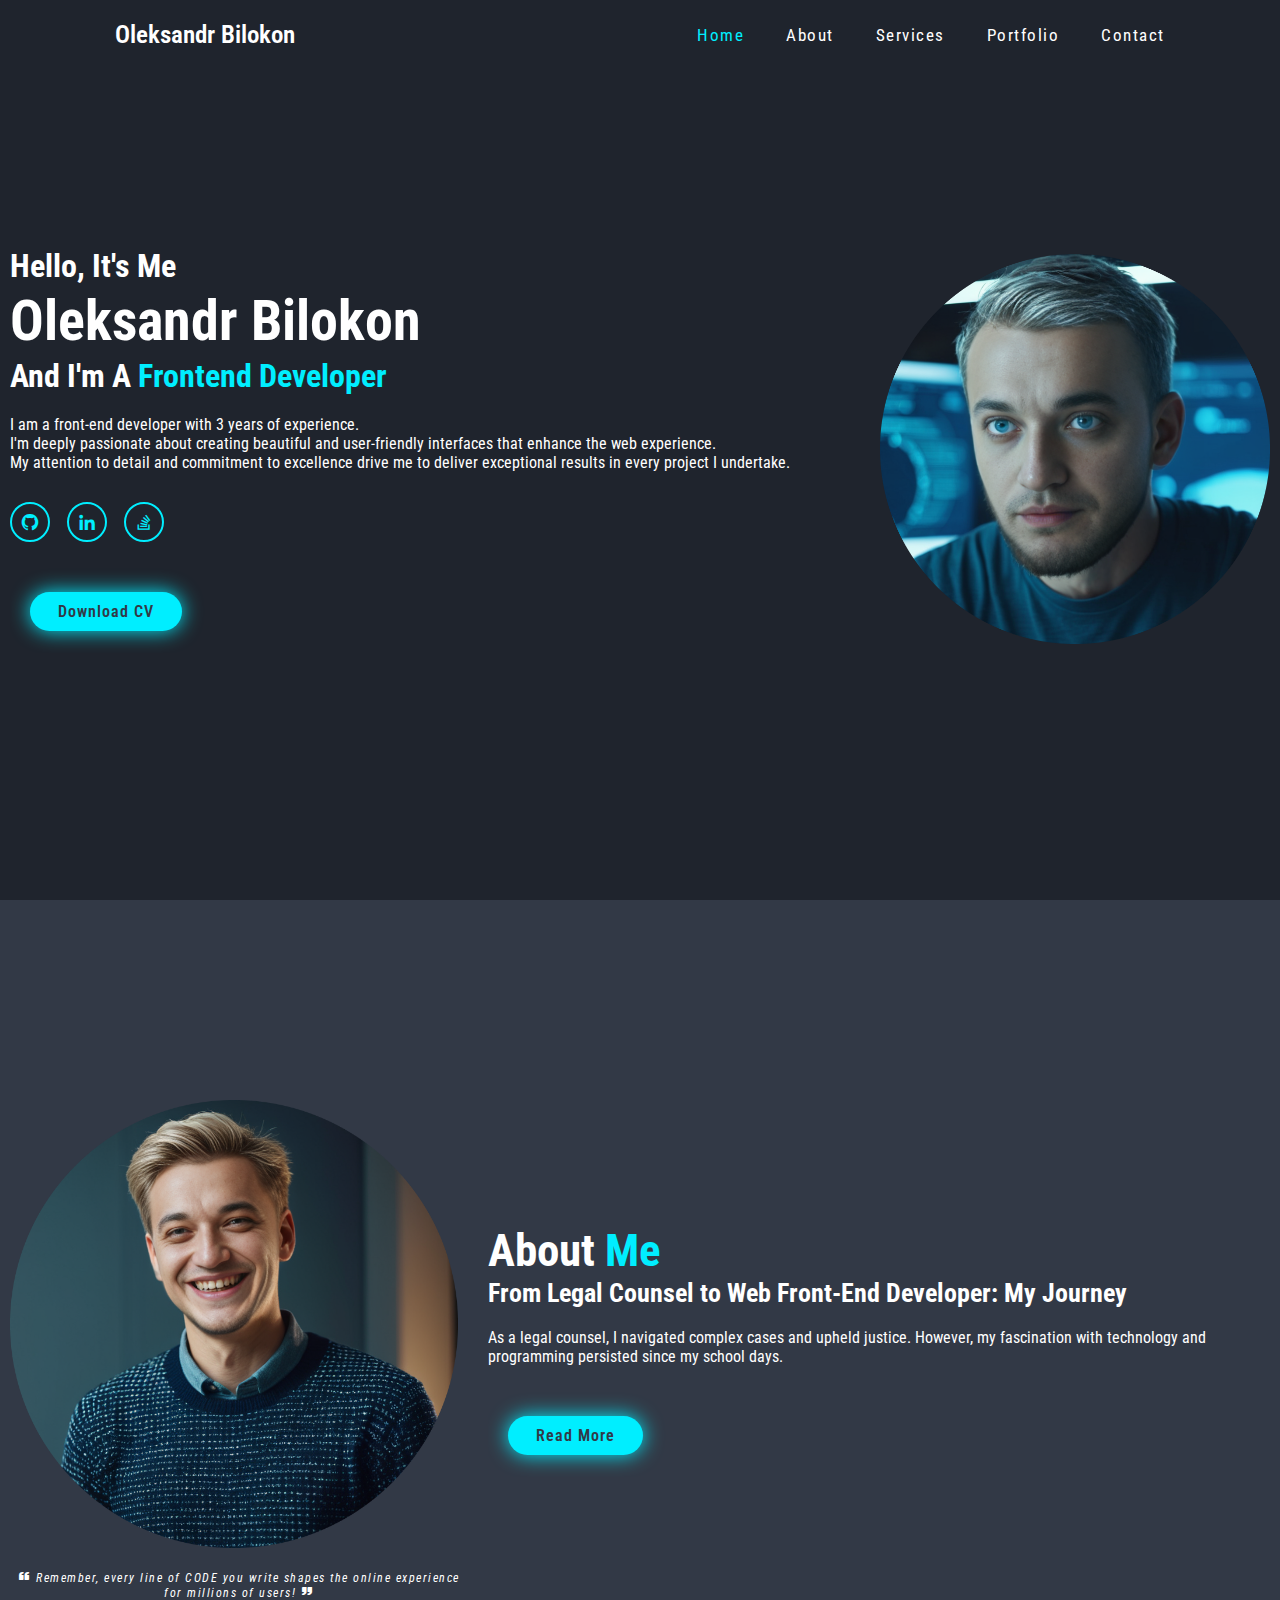
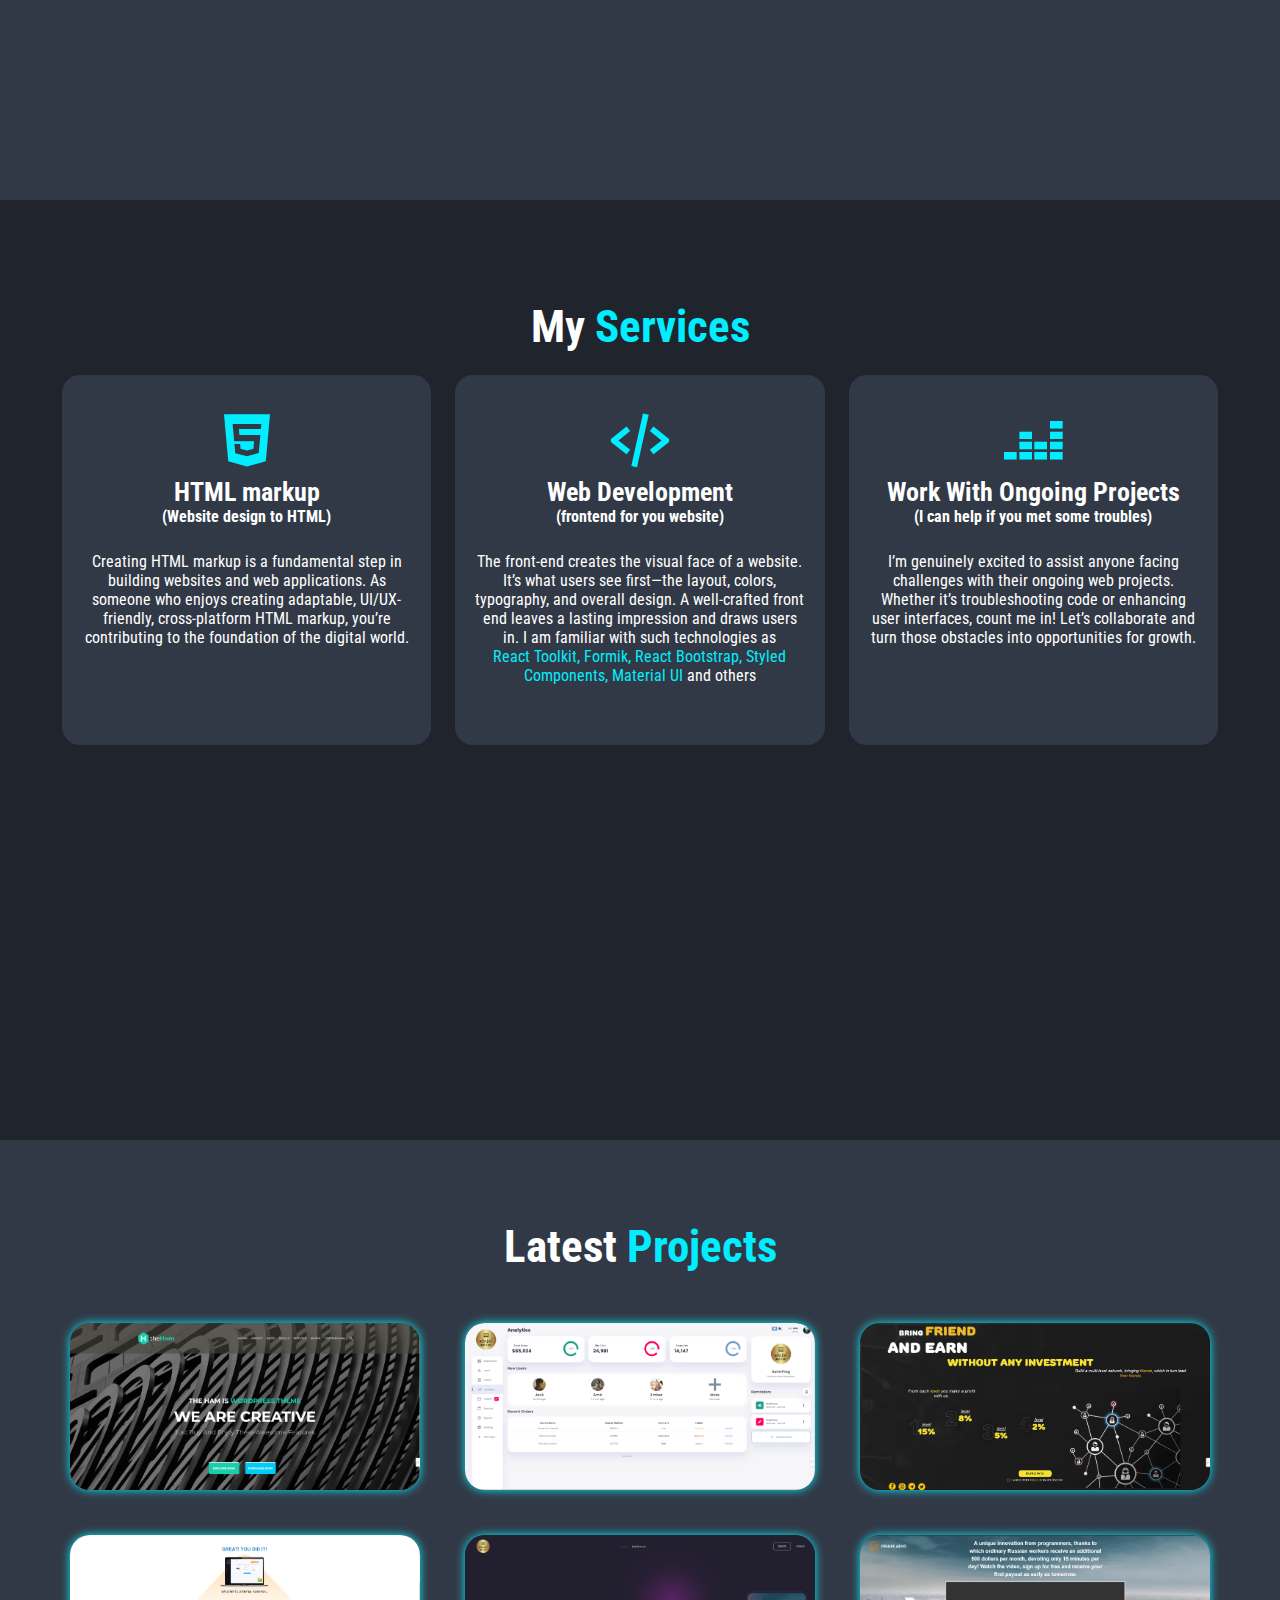
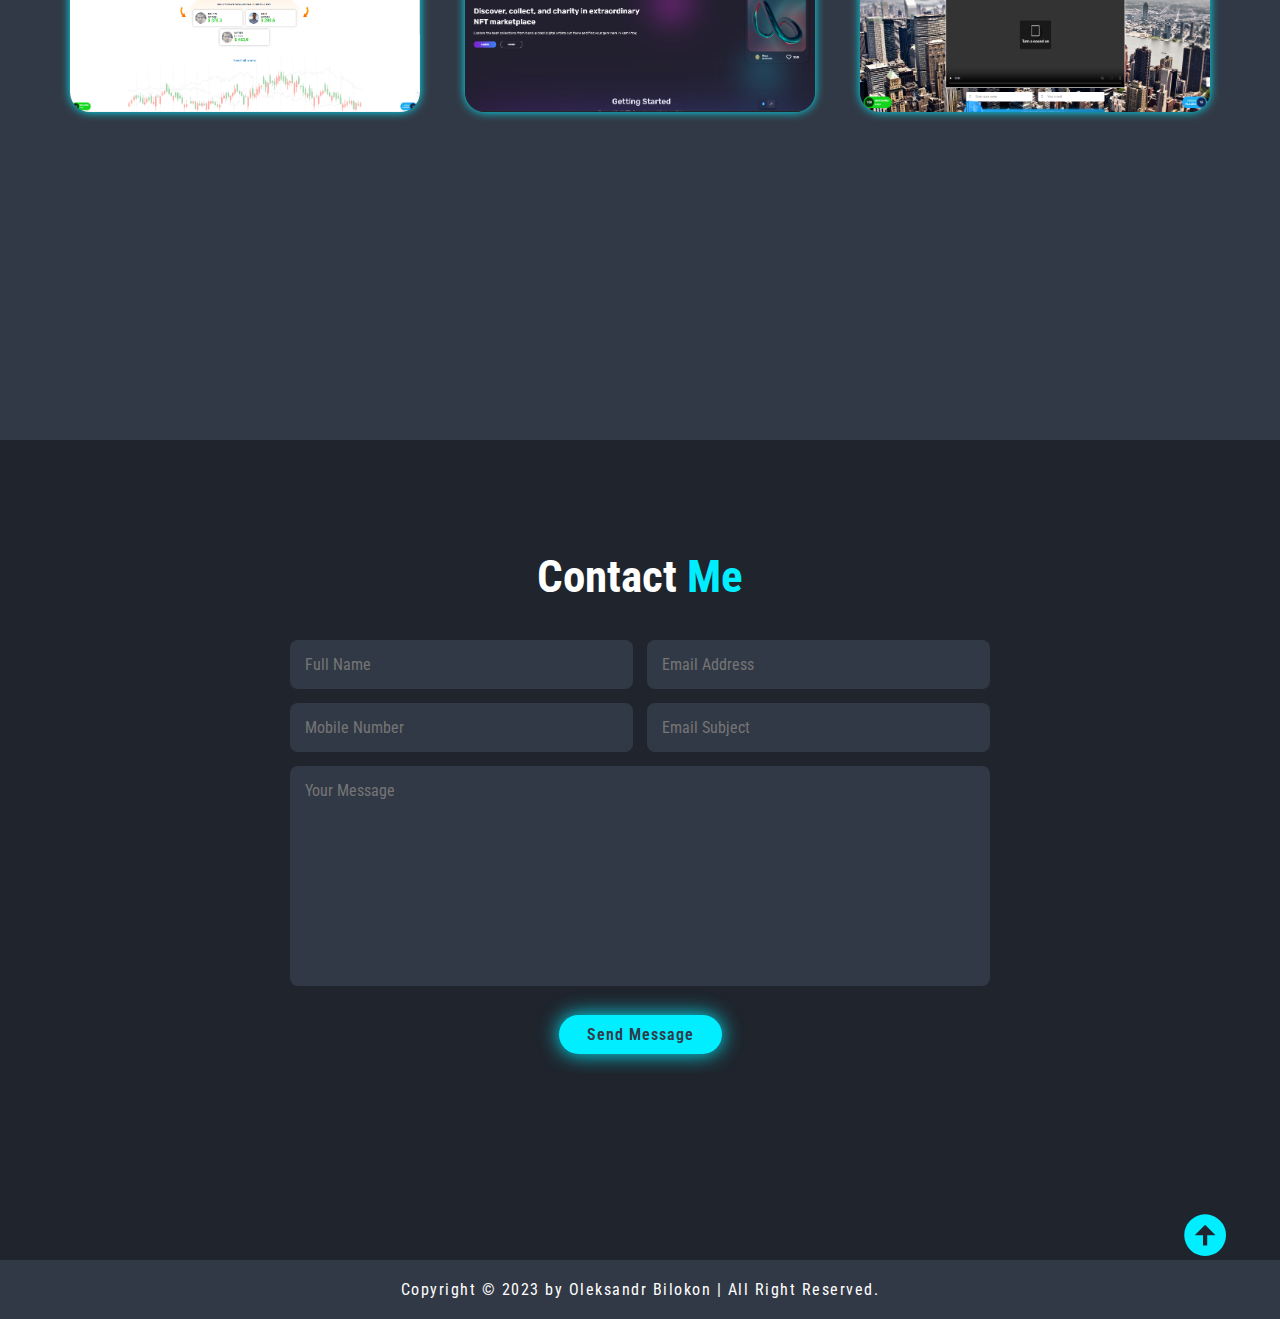
<file: index.html>
<!DOCTYPE html>
<html lang="en">

<head>
    <meta charset="UTF-8">
    <meta name="viewport" content="width=device-width, initial-scale=1.0">
    <link rel="preconnect" href="https://fonts.googleapis.com">
    <link rel="preconnect" href="https://fonts.gstatic.com" crossorigin>
    <link
        href="https://fonts.googleapis.com/css2?family=Poppins:ital,wght@0,100;0,200;0,300;0,400;0,500;0,600;0,700;0,800;0,900;1,100;1,200;1,300;1,400;1,500;1,600;1,700;1,800;1,900&family=Roboto+Condensed:ital,wght@0,100..900;1,100..900&display=swap"
        rel="stylesheet">
    <link href='https://unpkg.com/boxicons@2.1.4/css/boxicons.min.css' rel='stylesheet'>
    <link rel="stylesheet" type="text/css" href="style.css">
    <title>Oleksandr Bilokon</title>

</head>

<body>
    <header class="header">
        <a href="#" class="logo">Oleksandr Bilokon</a>
        <i class='bx bx-menu' id="menu-icon"></i>
        <nav class="navbar">
            <a href="#home" class="nav-link active">home</a>
            <a href="#about" class="nav-link">about</a>
            <a href="#services" class="nav-link">services</a>
            <a href="#portfolio" class="nav-link">portfolio</a>
            <a href="#contact" class="nav-link">contact</a>
        </nav>
    </header>

    <section class="home" id="home">
        <div class="home-content">
            <h3>hello, it's me</h3>
            <h1>oleksandr bilokon</h1>
            <h3>And I'm a <span>Frontend Developer</span></h3>
            <p>I am a front-end developer with 3 years of experience. <br> I'm deeply passionate about creating
                beautiful
                and user-friendly interfaces that enhance the web experience. <br> My attention to detail and commitment
                to
                excellence drive me to deliver exceptional results in every project I undertake.</p>
            <div class="social-media">
                <a href="https://github.com/alex-belokon"><i class='bx bxl-github'></i></a>
                <a href="https://www.linkedin.com/in/olebel/"><i class='bx bxl-linkedin'></i></a>
                <a href="https://stackoverflow.com/users/10724447/alex-bel"><i class='bx bxl-stack-overflow'></i></a>
            </div>
            <a href="Lebenslauf von Oleksandr Bilokon.pdf" download="" class="btn">Download CV</a>
        </div>
        <div class="home-img">
            <img src="./img/4.png" alt="my photo">
        </div>
    </section>

    <section class="about" id="about">
        <div class="about-img">
            <img src="./img/3.png" alt="my-photo">
            <p>
                <i class='bx bxs-quote-left'></i> Remember, every line of CODE you write shapes the online experience
                for millions of users! <i class='bx bxs-quote-right'></i>
            </p>
        </div>

        <div class="about-content">
            <h2 class="heading">About
                <span>Me</span>
            </h2>
            <h3>From Legal Counsel to Web Front-End Developer: My Journey</h3>
            <p>As a legal counsel, I navigated complex cases and upheld justice. However, my fascination with technology
                and programming persisted since my school days.</p>
            <a href="#" class="btn">Read More</a>
        </div>
    </section>

    <section class="services" id="services">
        <h2 class="heading">My <span>Services</span></h2>
        <div class="services-container">
            <div class="services-box">
                <i class='bx bxl-html5'></i>
                <h3>HTML markup</h3>
                <h4>(Website design to HTML)</h4>
                <p>Creating HTML markup is a fundamental step in building websites and web applications. As someone who
                    enjoys creating adaptable, UI/UX-friendly, cross-platform HTML markup, you’re contributing to the
                    foundation of the digital world. </p>
            </div>
            <div class="services-box">
                <i class='bx bx-code-alt'></i>
                <h3>Web Development</h3>
                <h4>(frontend for you website)</h4>
                <p>The front-end creates the visual face of a website. It’s what users see first—the layout, colors,
                    typography, and overall design. A well-crafted front end leaves a lasting impression and draws users
                    in. I am familiar with such technologies as <br> <span>React Toolkit, Formik, React Bootstrap, Styled Components, Material UI </span>and others</p>
            </div>
            <div class="services-box">
                <i class='bx bxl-deezer'></i>
                <h3>Work With Ongoing Projects</h3>
                <h4>(I can help if you met some troubles)</h4>
                <p>I’m genuinely excited to assist anyone facing challenges with their ongoing web projects. Whether
                    it’s troubleshooting code or enhancing user interfaces, count me in! Let’s
                    collaborate and turn those obstacles into opportunities for growth. </p>
            </div>
        </div>
    </section>

    <section class="portfolio" id="portfolio">
        <h2 class="heading">Latest <span>Projects</span></h2>

        <div class="portfolio-container">
            <div class="portfolio-box">
                <img src="./img/project2.png" alt="">
                <div class="portfolio-layer">
                    <h4>Simple Website</h4>
                    <p>Click icon to visit website
                    </p>
                    <a href="https://alex-belokon.github.io/HAM_StepProject/" target="_blank"><i
                            class='bx bx-link-external'></i></a>
                </div>
            </div>
            <div class="portfolio-box">
                <img src="./img/dashboard.png" alt="">
                <div class="portfolio-layer">
                    <h4>Admin Dashboard</h4>
                    <p>Click icon to visit website
                    </p>
                    <a href="https://alex-belokon.github.io/responsive_admin_dashboard/" target="_blank"><i
                            class='bx bx-link-external'></i></a>
                </div>
            </div>
            <div class="portfolio-box">
                <img src="./img/project3.png" alt="">
                <div class="portfolio-layer">
                    <h4>Gambling Commercial</h4>
                    <p>Click icon to visit website
                    </p>
                    <a href="https://alex-belokon.github.io/gaming-betting-advertising/" target="_blank"><i
                            class='bx bx-link-external'></i></a>
                </div>
            </div>
            <div class="portfolio-box">
                <img src="./img/project4.png" alt="">
                <div class="portfolio-layer">
                    <h4>Gambling Website</h4>
                    <p>Click icon to visit website
                    </p>
                    <a href="https://alex-belokon.github.io/last_chance_registration/#" target="_blank"><i
                            class='bx bx-link-external'></i></a>
                </div>
            </div>
            <div class="portfolio-box">
                <img src="./img/Screenshot_11.png   " alt="">
                <div class="portfolio-layer">
                    <h4>Crypto Currency Website</h4>
                    <p>Click icon to visit website
                    </p>
                    <a href="https://alex-belokon.github.io/Responsive_NFT_Landing-Page/" target="_blank"><i
                            class='bx bx-link-external'></i></a>
                </div>
            </div>
            <div class="portfolio-box">
                <img src="./img/project1.png" alt="">
                <div class="portfolio-layer">
                    <h4>Commercial Website</h4>
                    <p>Click icon to visit website
                    </p>
                    <a href="https://alex-belokon.github.io/LastChance/#" target="_blank"><i
                            class='bx bx-link-external'></i></a>
                </div>
            </div>
        </div>
    </section>

    <section class="contact" id="contact">
        <h2 class="heading">Contact <span>Me</span> </h2>
        <form action="https://formsubmit.co/07e035561ebcc86eba96ef878ce0b7af" method="POST">
            <div class="input-box">
                <input type="text" name="name" placeholder="Full Name">
                <input type="email" name="email" placeholder="Email Address">
            </div>
            <div class="input-box">
                <input type="number" name="phone" placeholder="Mobile Number">
                <input type="text" name="subject" placeholder="Email Subject">
            </div>
            <textarea name="message" id="" cols="30" rows="10" placeholder="Your Message"></textarea>
            <input type="submit" value="Send Message" class="btn ">
            <input type="hidden" name="_captcha" value="false">
            <input type="hidden" name="_next" value="https://alex-belokon.github.io/Portfolio/pages/thanks_page.html">
        </form>


    </section>
    <div class="iconTop">
        <a href="#home"><i class='bx bxs-up-arrow-circle'></i></a>
    </div>
    <footer class="footer">
        <div class="footer-text">
            <p>Copyright &copy; 2023 by Oleksandr Bilokon | All Right Reserved. </p>
        </div>
    </footer>
</body>

<script src="./script.js"></script>


</html>
</file>
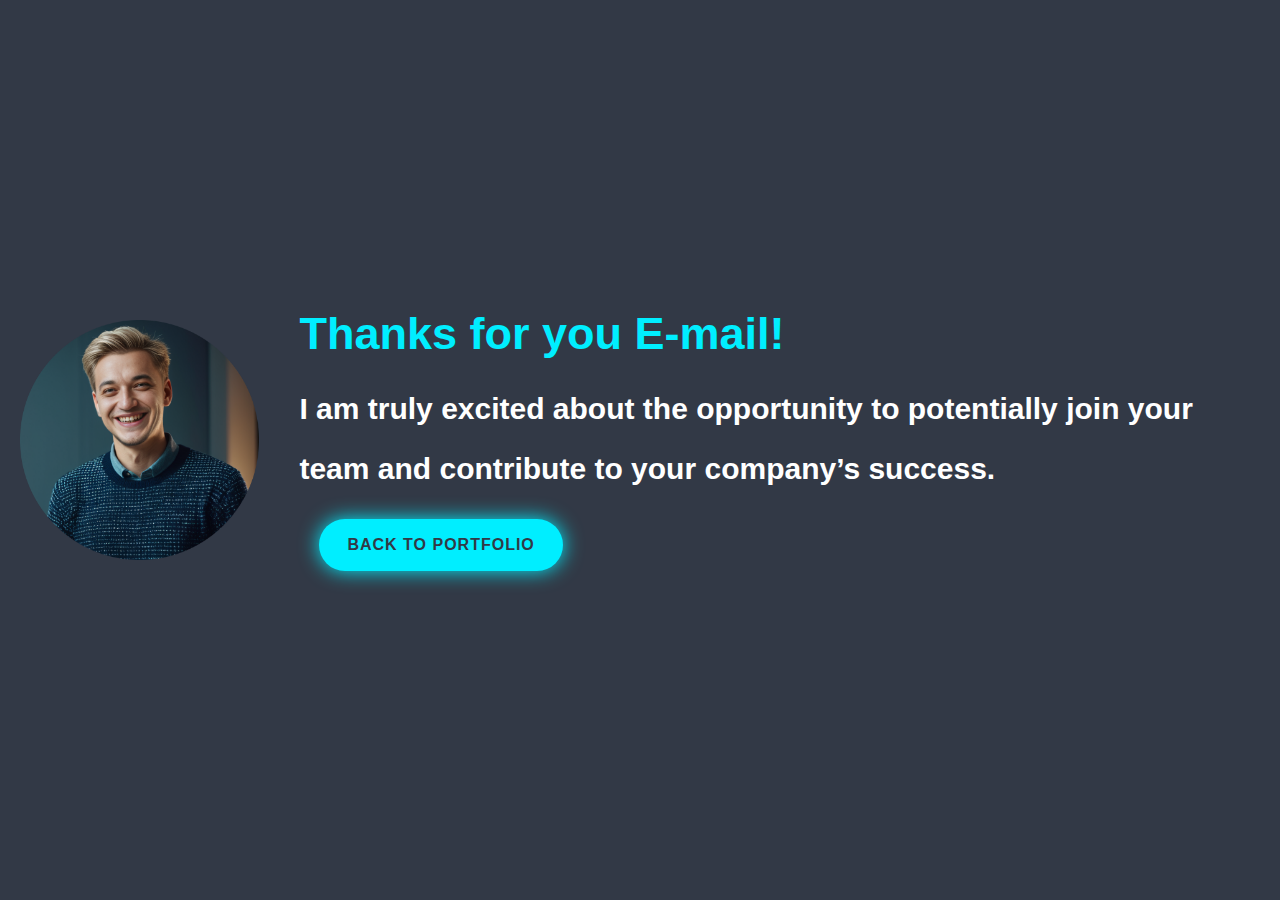
<file: pages/thanks_page.html>
<!DOCTYPE html>
<html lang="en">
<head>
    <meta charset="UTF-8">
    <meta name="viewport" content="width=device-width, initial-scale=1.0">
    <link rel="stylesheet" href="../style.css">
    <title>THANKS FOR YOUR EMAIL</title>
</head>
<body>
    <section class="about thanks">
        <div class="about-img">
            <img src="../img/3.png" alt="my-photo">
        </div>

        <div class="thanks">
            <h3><span class="tnx_span" >Thanks for you E-mail!</span> </h3>
            <p>I am truly excited about the opportunity to potentially join your team and contribute to your company’s success.</p>
            
            <a href="https://alex-belokon.github.io/Portfolio/"  class="btn tnx_btn">BACK TO PORTFOLIO</a>
        </div>
    </section>

<script src="../script.js"></script>
</body>
</html>
</file>
<file: style.css>
* {
    margin: 0;
    padding: 0;
    box-sizing: border-box;
    text-decoration: none;
    border: none;
    outline: none;
    scroll-behavior: smooth;
    font-family: "Roboto Condensed", sans-serif;
    font-optical-sizing: auto;
    max-width: 100%;
    overflow-x: hidden;
}

:root {
    --bg-color: #1f242d;
    --second-bg-color: #323946;
    --text-color: #fff;
    --main-color: #0ef;
}

html {
    font-size: 62.5%;
}

body {
    background: var(--bg-color);
    color: var(--text-color);
}

input::-webkit-outer-spin-button,
input::-webkit-inner-spin-button {
    -webkit-appearance: none;
    margin: 0;
}

section {
    min-height: 100vh;
    width: 100vw;
    color: var(--text-color);
    padding: 0 1rem;
}

.header {
    position: fixed;
    top: 0;
    left: 0;
    width: 100%;
    padding: 2rem 9%;
    background: var(--bg-color);
    display: flex;
    justify-content: space-between;
    align-items: center;
    z-index: 100;
}

.logo {
    font-size: 2.5rem;
    color: var(--text-color);
    font-weight: 600;
    cursor: default;
}

.nav-link {
    color: var(--text-color);
    font-size: 1.7rem;
    margin-left: 4rem;
    transition: .3s;
    letter-spacing: 1.5px;
    text-transform: capitalize;
}

.navbar a:hover {
    color: var(--main-color);
}

.active {
    color: var(--main-color);
}

#menu-icon {
    font-size: 3.6rem;
    color: var(--text-color);
    display: none;
}

.home {
    display: flex;
    justify-content: center;
    align-items: center;
}

.home-img img {
    width: 35vw;
}

.home-content h3 {
    font-size: 3.2rem;
    font-weight: 700;
    text-transform: capitalize;
}

.home-content h3:nth-of-type(2) {
    margin-bottom: 2rem;
}

.home-content h1 {
    font-size: 5.6rem;
    font-weight: 700;
    line-height: 1.3;
    text-transform: capitalize;
}

.home-content p {
    font-size: 1.6rem;
    width: 100rem;
}

span {
    color: var(--main-color);
}

.social-media a {
    display: inline-flex;
    justify-content: center;
    align-items: center;
    width: 4rem;
    height: 4rem;
    background: transparent;
    border: .2rem solid var(--main-color);
    border-radius: 50%;
    font-size: 2rem;
    color: var(--main-color);
    margin: 3rem 1.5rem 3rem 0;
}

.social-media a:hover {
    background: var(--main-color);
    color: var(--second-bg-color);
    box-shadow: 0 0 1rem var(--main-color);
    transition: .3s ease;
}

.thanks {
    width: 1800px;
    margin: 0 auto;
    font-size: 3rem;
    font-weight: 700;
    line-height: 2;
    padding: 0 2rem;
}

.tnx_span {
    font-size: 4.5rem;
}

.tnx_btn {
    margin-top: 2rem;
}

.btn {
    display: inline-block;
    padding: 1rem 2.8rem;
    background: var(--main-color);
    border-radius: 4rem;
    box-shadow: 0 0 2rem var(--main-color);
    font-size: 1.6rem;
    color: var(--second-bg-color);
    letter-spacing: .1rem;
    font-weight: 600;
    margin: 2rem;
}

.btn:hover {
    box-shadow: none;
}

.about {
    display: flex;
    justify-content: center;
    align-items: center;
    gap: 2rem;
    background: var(--second-bg-color);

}

.about-img img {
    width: 35vw;
}

.about-img p {
    text-align: center;
    font-style: italic;
    font-size: 1.2rem;
    margin-top: 2rem;
    letter-spacing: 1.5px;
}

.heading {
    text-align: center;
    font-size: 4.5rem;

}

.about-content h2 {
    text-align: left;
    line-height: 1.2;
}

.about-content h3 {
    font-size: 2.6rem;
}

.about-content p {
    font-size: 1.6rem;
    margin: 2rem 0 3rem;
}

.services {
    margin-top: 4rem;
    padding-top: 6rem;

}

.services h2 {
    margin-bottom: 2rem;
}

.services-container {
    display: flex;
    flex-wrap: wrap;
    margin: 0 5rem;
    gap: 2rem;
}

.services-box {
    text-align: center;
}

.services-container .services-box {
    flex: 1 1 30rem;
    background: var(--second-bg-color);
    padding: 3rem 2rem 4rem;
    border-radius: 2rem;
    border: .2rem solid var(--bg-color);
}

.services-container .services-box:hover {
    border: .2rem solid var(--main-color);
    transition: .5rem ease;
}

.services-box i {
    color: var(--main-color);
    font-size: 7rem;
}

.services-box h3 {
    font-size: 2.6rem;
}

.services-box h4 {
    font-size: 1.6rem;
    margin-bottom: 2.6rem;
}

.services-box p {
    font-size: 1.6rem;
    margin-bottom: 2rem;
}

.portfolio {
    background: var(--second-bg-color);
    padding-top: 6rem;
}

.portfolio h2 {
    margin: 2rem 0 4rem 0;
    margin-bottom: 4rem;
}

.portfolio-container {
    display: grid;
    grid-template-columns: repeat(3, 1fr);
    margin: 0 5rem;
    gap: 2.5rem;
}

.portfolio-box {
    margin: 10px;
}

.portfolio-box img {
    width: 100%;
    transition: .5s ease;
}

.portfolio-box:hover img {
    transform: scale(1.1);

}

.portfolio-container .portfolio-box {
    position: relative;
    border-radius: 2rem;
    box-shadow: 0 0 1rem var(--main-color);
    overflow: hidden;
    display: flex;
}

.portfolio-box .portfolio-layer {
    position: absolute;
    bottom: 0;
    left: 0;
    width: 100%;
    height: 100%;
    background: linear-gradient(rgba(0, 0, 0, .1), var(--main-color));
    display: flex;
    justify-content: center;
    align-items: center;
    flex-direction: column;
    text-align: center;
    padding: 0 4rem;
    transform: translateY(100%);
    transition: .5s ease;
}

.portfolio-box:hover .portfolio-layer {
    transform: translate(0);
}

.portfolio-layer h4 {
    font-size: 3rem;
}

.portfolio-layer p {
    font-size: 1.6rem;
    margin: .3rem 0 1;
    margin-bottom: 3rem;
}

.portfolio-layer a {
    display: inline-flex;
    justify-content: center;
    align-items: center;
    width: 6rem;
    height: 6rem;
    background: transparent;
    border: .2rem solid var(--text-color);
    border-radius: 50%;
    overflow: hidden;
}

.portfolio-layer i {
    font-size: 5rem;
    color: var(--text-color);
}

.contact {
    margin-top: 5rem;
    padding-top: 6rem;
    background: var(--bg-color);
    min-height: 80vh;

}

.contact h2 {
    margin-bottom: 3rem;
}

.contact form {
    max-width: 70rem;
    margin: 1rem auto;
    text-align: center;
    margin-bottom: 3rem;
}

.contact form .input-box {
    display: flex;
    justify-content: space-between;
    flex-wrap: wrap;
}

.contact form .input-box input,
.contact form textarea {
    width: 100%;
    padding: 1.5rem;
    font-size: 1.6rem;
    color: var(--text-color);
    background: var(--second-bg-color);
    border-radius: .8rem;
    margin: .7rem 0;
}

.contact form .input-box input {
    width: 49%;
}

.contact form textarea {
    resize: none;
}

.contact form .btn {
    margin-top: 2rem;
    cursor: pointer;
}

.footer {
    display: flex;
    justify-content: center;
    align-items: center;
    flex-wrap: wrap;
    background: var(--second-bg-color);
    width: 100%;
    position: absolute;
    text-align: center;
    padding: 2rem 0;
    letter-spacing: 1.5px;
    margin-top: 5rem;
}

.footer-text {
    font-size: 1.6rem;
    color: var(--text-color);
}

.iconTop {
    float: right;
    margin-right: 5rem;
    margin-bottom: 5rem;
}

.iconTop a {
    position: relative;
}

.iconTop a i {
    color: var(--main-color);
    font-size: 5rem;
    border-radius: 50%;
}

@media only screen and (max-width: 1000px) {
    body {
        font-size: 4px;
        margin: auto;
    }

    .home-img img,
    .navbar,
    .logo {
        display: none;
    }

    .footer {
        margin-top: 7rem;
        padding: 1rem 0;
    }

    .footer-text {
        font-size: 10px;

    }
}

@media only screen and (max-width: 360px) {
    body {
        font-size: 4px;
        margin: auto;
    }

    .home-img img,
    .navbar,
    .logo {
        display: none;
    }

    .contact {
        margin: 0 auto;
        padding-top: 1rem;
    }

    .footer {
        padding: 1rem 0;
    }

    .footer-text {
        font-size: 10px;

    }
}
</file>
